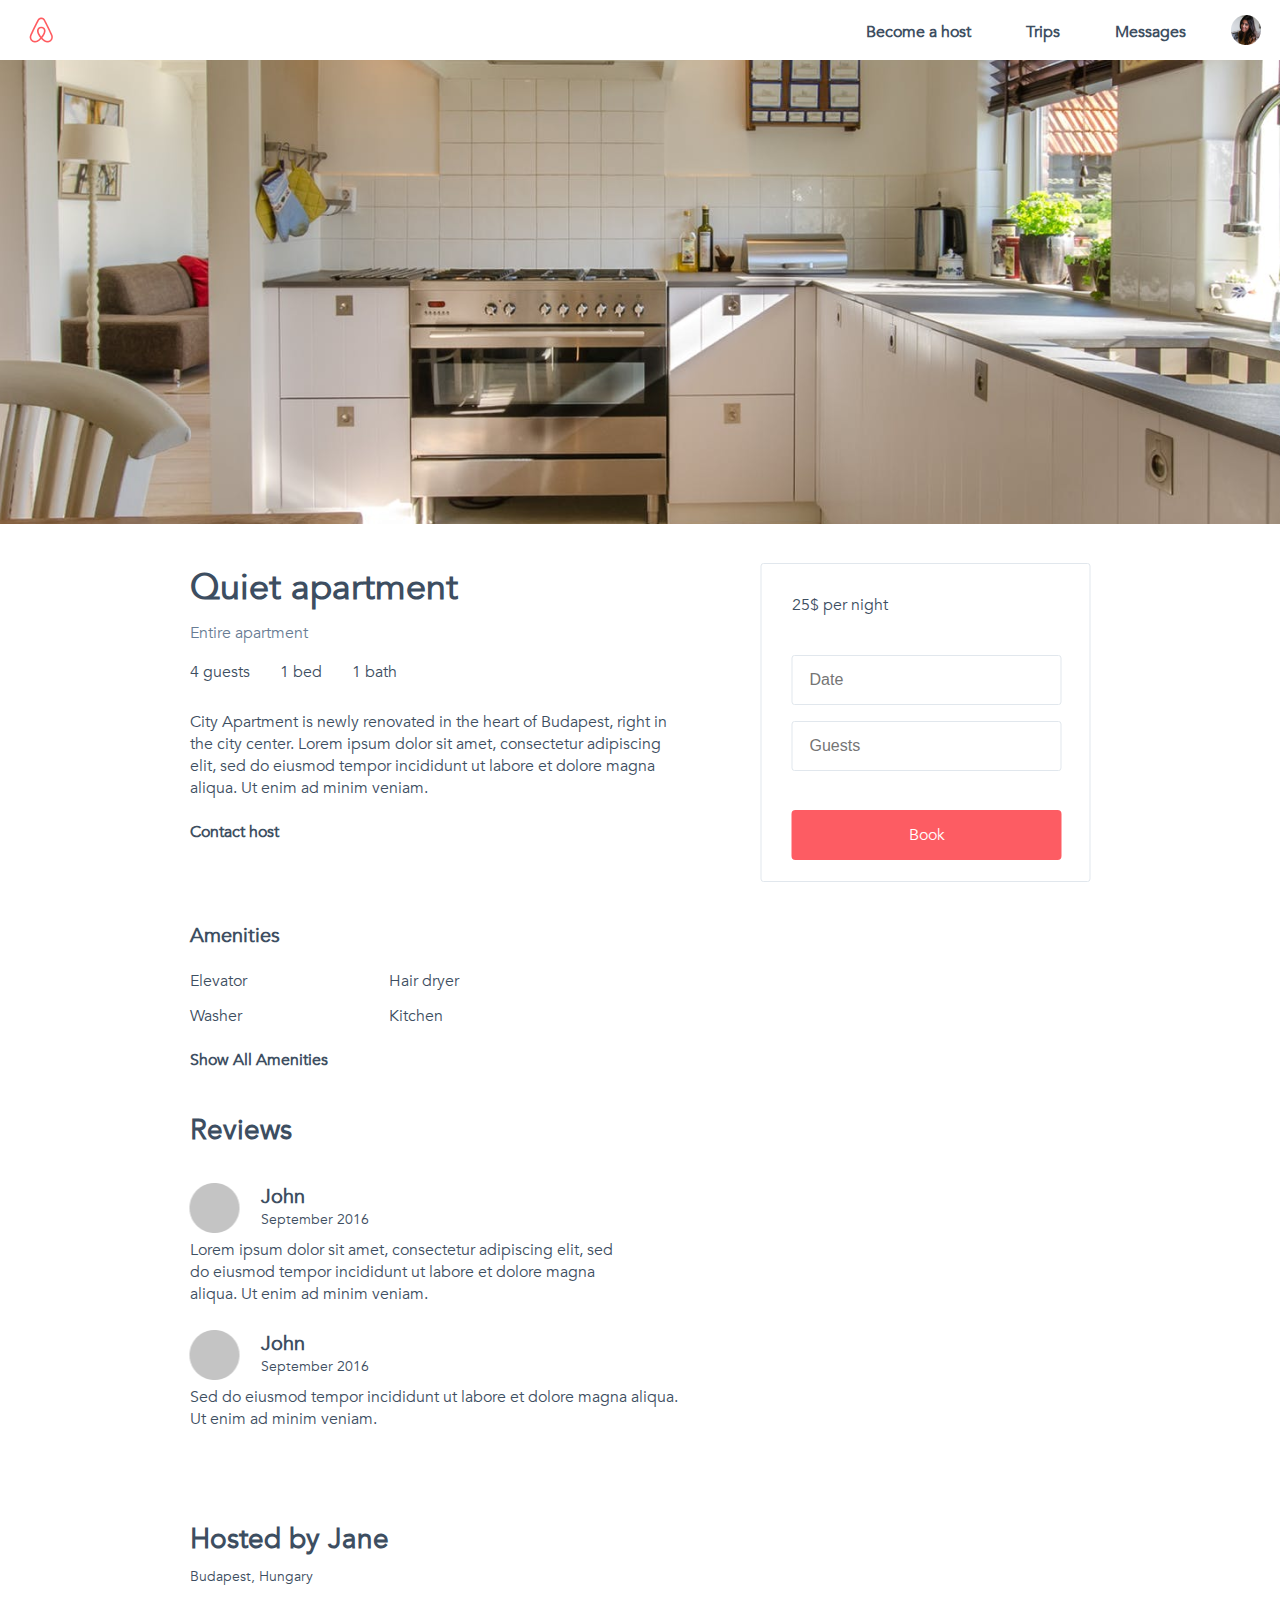
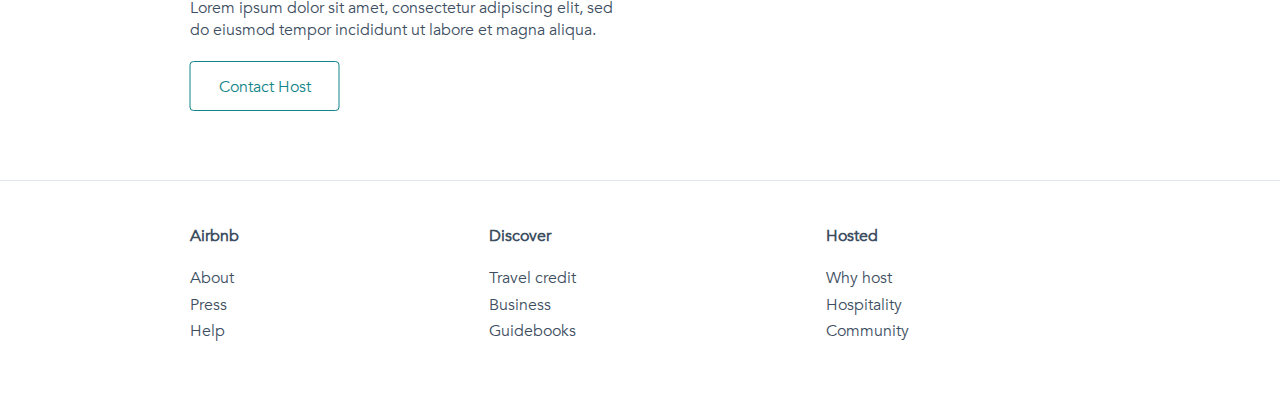
<file: index.html>
<!DOCTYPE html>
<html lang="en">

<head>
  <meta charset="UTF-8">
  <meta name="viewport" content="width=device-width, initial-scale=1.0">
  <title>AirBnB</title>
  <link rel="stylesheet" href="./styles/main.css">
  <link rel="shortcut icon" href="images/logo.png" type="image/png">
</head>

<body>
  <header class="header">
    <div class="header__wrap">
      <a href="#"><img src="images/logo.png" alt="logo" class="header__logo" width="30px" height="30px">
      </a>
      <nav class="hedaer__nav nav">
        <ul class="nav__list">
          <li class="nav__item">
            <a href="#" class="nav__link">
              Become a host
            </a>
          </li>
          <li class="nav__item">
            <a href="#" class="nav__link">
              Trips
            </a>
          </li>
          <li class="nav__item">
            <a href="#" class="nav__link">
              Messages
            </a>
          </li>
        </ul>
        <img src="images/photo_women.png" alt="photo women" class="nav__img" width="30px" height="30px">
      </nav>
    </div>
  </header>

  <section class="quiet">
    <div class="quiet__wrap">
      <div class="quiet__about">
        <h1 class="quiet__title">
          Quiet apartment
        </h1>
        <p class="quiet__entire">
          Entire apartment
        </p>
        <ul class="quiet__list">
          <li class="quiet__item">4 guests</li>
          <li class="quiet__item">1 bed</li>
          <li class="quiet__item">1 bath</li>
        </ul>
        <p class="quiet__description">
          City Apartment is newly renovated in the
          heart of Budapest, right in <br> the city center.
          Lorem ipsum dolor sit amet, consectetur
          adipiscing <br> elit, sed do eiusmod tempor
          incididunt ut labore et dolore magna <br>
          aliqua. Ut enim ad minim veniam.
        </p>
        <a href="#" class="quiet__host">Contact host</a>
      </div>
      <div class="quiet__form">
        <p class="quiet__price">25$ per night</p>
        <form action="/action.php" method="POST" class="quiet__form-wrap">
          <input type="text" placeholder="Date" minlength="5" maxlength="20" class="quiet__input" required>
          <input type="text" placeholder="Guests" minlength="5" maxlength="20" class="quiet__input" required>
          <button class="quiet__button">
            Book
          </button>
        </form>
      </div>
    </div>
  </section>

  <section class="amenities">
    <div class="amenities__wrap">
      <h3 class="amenities-title">
        Amenities
      </h3>
      <div class="amenities__info">
        <p class="amenities__info-one">Elevator</p>
        <p class="amenities__info-two">Hair dryer</p>
        <p class="amenities__info-three">Washer</p>
        <p class="amenities__info-four">Kitchen</p>
      </div>
      <a href="#" class="quiet__host amenities__host">Show All Amenities</a>
    </div>
  </section>

  <section class="reviews">
    <div class="reviews__wrap">
      <h2 class="reviews__title">
        Reviews
      </h2>
      <div class="reviews__comment">
        <a href="" class="reviews__link">
          <div class="reviews__comment-one">
            <div class="reviews__comment-one-about">
              <img src="images/photo.png" alt="photo" width="50px" height="50px" class="reviews__comment-one-img">
            </div>
            <div class="reviews__comment-one-comment">
              <p class="reviews__comment-name">John</p>
              <p class="reviews__comment-data">September 2016</p>
            </div>
          </div>
        </a>
        <p class="reviews__comment-text">
          Lorem ipsum dolor sit amet, consectetur
          adipiscing elit, sed <br> do eiusmod tempor
          incididunt ut labore et dolore magna <br>
          aliqua. Ut enim ad minim veniam.
        </p>
        <a href="" class="reviews__link">
          <div class="reviews__comment-one first">
            <div class="reviews__comment-one-about">
              <img src="images/photo.png" alt="photo" width="50px" height="50px" class="reviews__comment-one-img">
            </div>
            <div class="reviews__comment-one-comment">
              <p class="reviews__comment-name">John</p>
              <p class="reviews__comment-data">September 2016</p>
            </div>
          </div>
        </a>
        <p class="reviews__comment-text">
          Sed do eiusmod tempor incididunt ut
          labore et dolore magna aliqua. <br> Ut enim
          ad minim veniam.
        </p>
      </div>
    </div>
  </section>

  <section class="hosted">
    <div class="hosted__wrap">
      <h1 class="hosted__title">
        Hosted by Jane
      </h1>
      <p class="hosted__country">
        Budapest, Hungary
      </p>
      <p class="hosted__text">
        Lorem ipsum dolor sit amet,
        consectetur adipiscing elit,
        sed <br> do eiusmod tempor incididunt
        ut labore et magna aliqua.
      </p>
      <a href="#" class="hosted__button-link">
        <div class="hosted__button">
          Contact Host
        </div>
      </a>
    </div>
  </section>

  <footer class="footer">
    <div class="footer__wrap">
      <div class="footer__airbnb">
        <h3 class="footer__title">
          Airbnb
        </h3>
        <nav class="footer__nav">
          <ul class="footer__nav-list">
            <li class="footer__nav-item">
              <a href="#" class="footer__nav-link">
                About
              </a>
            </li>
            <li class="footer__nav-item">
              <a href="#" class="footer__nav-link">
                Press
              </a>
            </li>
            <li class="footer__nav-item">
              <a href="#" class="footer__nav-link">
                Help
              </a>
            </li>
          </ul>
        </nav>
      </div>
      <div class="footer__discover">
        <h3 class="footer__title">
          Discover
        </h3>
        <nav class="footer__nav">
          <ul class="footer__nav-list">
            <li class="footer__nav-item">
              <a href="#" class="footer__nav-link">
                Travel credit
              </a>
            </li>
            <li class="footer__nav-item">
              <a href="#" class="footer__nav-link">
                Business
              </a>
            </li>
            <li class="footer__nav-item">
              <a href="#" class="footer__nav-link">
                Guidebooks
              </a>
            </li>
          </ul>
        </nav>
      </div>
      <div class="footer__hosting">
        <h3 class="footer__title">
          Hosted
        </h3>
        <nav class="footer__nav">
          <ul class="footer__nav-list">
            <li class="footer__nav-item">
              <a href="#" class="footer__nav-link">
                Why host
              </a>
            </li>
            <li class="footer__nav-item">
              <a href="#" class="footer__nav-link">
                Hospitality
              </a>
            </li>
            <li class="footer__nav-item">
              <a href="#" class="footer__nav-link">
                Community
              </a>
            </li>
          </ul>
        </nav>
      </div>
    </div>
  </footer>
  <script type="text/javascript" src="scripts/main.js"></script>
</body>

</html>
</file>
<file: styles/main.css>
@font-face {
  font-family: Avenir;
  src: url(../fonts/Avenir-Book.ttf);
  font-weight: 300; }

.header {
  background-image: url("../images/header_image.png");
  background-repeat: no-repeat;
  background-size: cover;
  height: 464px;
  background-position: center;
  margin-top: 60px; }
  .header__wrap {
    display: -webkit-box;
    display: -ms-flexbox;
    display: flex;
    -webkit-box-pack: justify;
        -ms-flex-pack: justify;
            justify-content: space-between;
    position: relative;
    top: -60px; }
  .header__logo {
    padding: 15px 0 0 26px; }

.nav {
  display: -webkit-box;
  display: -ms-flexbox;
  display: flex; }
  .nav__list {
    display: -webkit-box;
    display: -ms-flexbox;
    display: flex; }
  .nav__item {
    list-style-type: none;
    margin: 11px 35px 0 0;
    padding: 10px; }
  .nav__link {
    font-size: 16px;
    line-height: 19px;
    color: #3d4e61;
    text-decoration: none;
    font-weight: bold;
    -webkit-transition: color 0.3s;
    transition: color 0.3s; }
    .nav__link:hover {
      color: #7fa1c9; }
  .nav__img {
    margin: 15px 19px 0 0;
    -webkit-transition: -webkit-transform 0.4s;
    transition: -webkit-transform 0.4s;
    transition: transform 0.4s;
    transition: transform 0.4s, -webkit-transform 0.4s; }
    .nav__img:hover {
      cursor: pointer;
      -webkit-transform: scale(1.2);
              transform: scale(1.2); }

@media (max-width: 902px) {
  body,
  html {
    overflow-x: hidden; }
  .quiet {
    width: 490px;
    margin: 0 auto; }
    .quiet__wrap {
      -webkit-box-orient: vertical;
      -webkit-box-direction: normal;
          -ms-flex-direction: column;
              flex-direction: column; }
    .quiet__host {
      margin-bottom: 20px; } }

@media (min-width: 902px) {
  .quiet {
    width: 901px; }
    .quiet__wrap {
      width: 901px;
      margin: 0 auto;
      position: relative;
      left: 50%;
      -webkit-transform: translate(-50%);
              transform: translate(-50%); }
  .amenities {
    width: 901px;
    margin-top: 40px; }
    .amenities__wrap {
      width: 901px;
      margin: 0 auto;
      position: relative;
      left: 50%;
      -webkit-transform: translate(-50%);
              transform: translate(-50%); }
  .reviews {
    width: 901px;
    margin-top: 66px; }
    .reviews__wrap {
      width: 901px;
      margin: 0 auto;
      position: relative;
      left: 50%;
      -webkit-transform: translate(-50%);
              transform: translate(-50%); }
  .hosted {
    width: 901px;
    margin-top: 66px; }
    .hosted__wrap {
      width: 901px;
      margin: 0 auto;
      position: relative;
      left: 50%;
      -webkit-transform: translate(-50%);
              transform: translate(-50%); } }

.quiet {
  width: 500px;
  margin: 0 auto;
  position: relative; }
  .quiet__wrap {
    display: -webkit-box;
    display: -ms-flexbox;
    display: flex;
    -webkit-box-pack: justify;
        -ms-flex-pack: justify;
            justify-content: space-between;
    margin-top: 39px; }
  .quiet__title {
    color: #3d4e61;
    font-size: 36px;
    margin-bottom: 10px; }
  .quiet__entire {
    font-size: 16px;
    color: #687c94; }
  .quiet__list {
    display: -webkit-box;
    display: -ms-flexbox;
    display: flex; }
  .quiet__item {
    list-style-type: none;
    color: #3d4e61;
    font-size: 16px;
    margin: 17px 30px 28px 0; }
  .quiet__description {
    color: #3d4e61;
    font-size: 16px; }
  .quiet__host {
    display: inline-block;
    text-decoration: none;
    margin-top: 22px;
    color: #3d4e61;
    font-size: 16px;
    font-weight: bold;
    -webkit-transition: color 0.3s;
    transition: color 0.3s; }
    .quiet__host:hover {
      color: #7fa1c9; }
  .quiet__form {
    width: 330px;
    height: 319px;
    background: #fff;
    border: 1px solid #e1e7ed;
    -webkit-box-sizing: border-box;
            box-sizing: border-box;
    border-radius: 3px; }
    .quiet__form-wrap {
      display: -webkit-box;
      display: -ms-flexbox;
      display: flex;
      -webkit-box-orient: vertical;
      -webkit-box-direction: normal;
          -ms-flex-direction: column;
              flex-direction: column;
      margin: 0 30px 16px; }
  .quiet__price {
    color: #3d4e61;
    font-size: 16px;
    padding: 30px 0 39px 30px; }
  .quiet__input {
    border: 1px solid #e1e7ed;
    -webkit-box-sizing: border-box;
            box-sizing: border-box;
    border-radius: 3px;
    width: 270px;
    height: 50px;
    margin-bottom: 16px;
    padding-left: 17px;
    color: #3d4e61;
    font-size: 16px; }
  .quiet__button {
    margin-top: 23px;
    width: 270px;
    height: 50px;
    background: #fd5c63;
    border-radius: 4px;
    border: 2px solid #fd5c63;
    color: #fff;
    font-size: 16px;
    -webkit-transition: background 0.3s, color 0.3s;
    transition: background 0.3s, color 0.3s; }
    .quiet__button:hover {
      background: #fff;
      border: 2px solid #fd5c63;
      color: #fd5c63;
      cursor: pointer; }

.amenities {
  width: 500px;
  margin: 40px auto;
  position: relative; }
  .amenities__wrap {
    display: -webkit-box;
    display: -ms-flexbox;
    display: flex;
    -webkit-box-pack: start;
        -ms-flex-pack: start;
            justify-content: flex-start;
    -webkit-box-orient: vertical;
    -webkit-box-direction: normal;
        -ms-flex-direction: column;
            flex-direction: column; }
  .amenities-title {
    color: #3d4e61;
    font-size: 20px;
    margin-bottom: 21px; }
  .amenities__info {
    display: grid;
    grid-template-columns: repeat(2, 176px);
    grid-row-gap: 13px;
    grid-column-gap: 23px;
    color: #3d4e61;
    font-size: 16px; }
  .amenities__host {
    margin-bottom: 0; }

.reviews {
  width: 500px;
  margin: 40px auto;
  position: relative; }
  .reviews__wrap {
    display: -webkit-box;
    display: -ms-flexbox;
    display: flex;
    -webkit-box-pack: start;
        -ms-flex-pack: start;
            justify-content: flex-start;
    -webkit-box-orient: vertical;
    -webkit-box-direction: normal;
        -ms-flex-direction: column;
            flex-direction: column; }
  .reviews__title {
    color: #3d4e61;
    font-size: 28px;
    margin-bottom: 34px; }
  .reviews__comment-one {
    display: -webkit-box;
    display: -ms-flexbox;
    display: flex; }
    .reviews__comment-one:hover {
      cursor: pointer; }
    .reviews__comment-one-img {
      padding-right: 21px;
      -webkit-transition: -webkit-transform 0.3s;
      transition: -webkit-transform 0.3s;
      transition: transform 0.3s;
      transition: transform 0.3s, -webkit-transform 0.3s; }
    .reviews__comment-one:hover .reviews__comment-one-img {
      -webkit-transform: scale(1.2);
              transform: scale(1.2); }
  .reviews__comment-name {
    color: #3d4e61;
    font-size: 20px;
    font-weight: bold; }
  .reviews__comment-data {
    color: #3d4e61;
    font-size: 14px; }
  .reviews__comment-text {
    color: #3d4e61;
    font-size: 16px; }
  .reviews__link {
    text-decoration: none;
    display: block;
    width: 200px; }

.first {
  margin-top: 25px; }

.hosted {
  width: 500px;
  margin: 40px auto;
  position: relative; }
  .hosted__wrap {
    display: -webkit-box;
    display: -ms-flexbox;
    display: flex;
    -webkit-box-pack: start;
        -ms-flex-pack: start;
            justify-content: flex-start;
    -webkit-box-orient: vertical;
    -webkit-box-direction: normal;
        -ms-flex-direction: column;
            flex-direction: column; }
  .hosted__title {
    color: #3d4e61;
    font-weight: bold;
    font-size: 28px;
    margin-top: 50px; }
  .hosted__country {
    color: #3d4e61;
    font-size: 14px;
    margin-top: 9px; }
  .hosted__text {
    color: #3d4e61;
    font-size: 16px;
    margin-top: 11px; }
  .hosted__button {
    width: 150px;
    height: 50px;
    border: 1px solid #118488;
    -webkit-box-sizing: border-box;
            box-sizing: border-box;
    border-radius: 4px;
    margin-top: 20px;
    -webkit-transition: color 0.4s, background-color 0.4s;
    transition: color 0.4s, background-color 0.4s; }
    .hosted__button:hover {
      background-color: #118488;
      color: #fff; }
    .hosted__button-link {
      text-decoration: none;
      color: #118488;
      font-size: 16px;
      text-align: center;
      line-height: 50px; }

input {
  outline: none; }

body,
h1,
p,
h2,
h3,
button,
ul {
  margin: 0;
  padding: 0;
  font-family: Avenir, sans-serif; }

.footer {
  min-height: 213px;
  margin-top: 70px;
  background: #fff;
  -webkit-box-shadow: 0 -1px 0 #e1e7ed;
          box-shadow: 0 -1px 0 #e1e7ed; }
  .footer__wrap {
    width: 900px;
    height: 100%;
    margin: 0 auto;
    display: -webkit-box;
    display: -ms-flexbox;
    display: flex; }
  .footer__title {
    margin-top: 44px;
    color: #3d4e61;
    font-size: 16px; }
  .footer__airbnb {
    margin-right: 250px; }
  .footer__discover {
    margin-right: 250px; }
  .footer__nav {
    margin-top: 20px; }
    .footer__nav-item {
      list-style-type: none;
      margin: 4.5px 0; }
    .footer__nav-link {
      text-decoration: none;
      color: #3d4e61;
      font-size: 16px;
      -webkit-transition: color 0.3s;
      transition: color 0.3s; }
      .footer__nav-link:hover {
        color: #7fa1c9; }
  .footer__hosting .footer__nav-item:last-child {
    margin-bottom: 30px; }

@media (max-width: 902px) {
  .footer__wrap {
    -webkit-box-orient: vertical;
    -webkit-box-direction: normal;
        -ms-flex-direction: column;
            flex-direction: column;
    width: 500px; } }

@media (max-width: 540px) {
  .quiet,
  .amenities,
  .reviews,
  .hosted {
    width: 320px; }
  .footer__wrap {
    margin: 0 auto;
    width: 320px; } }

/*# sourceMappingURL=main.css.map */
</file>
